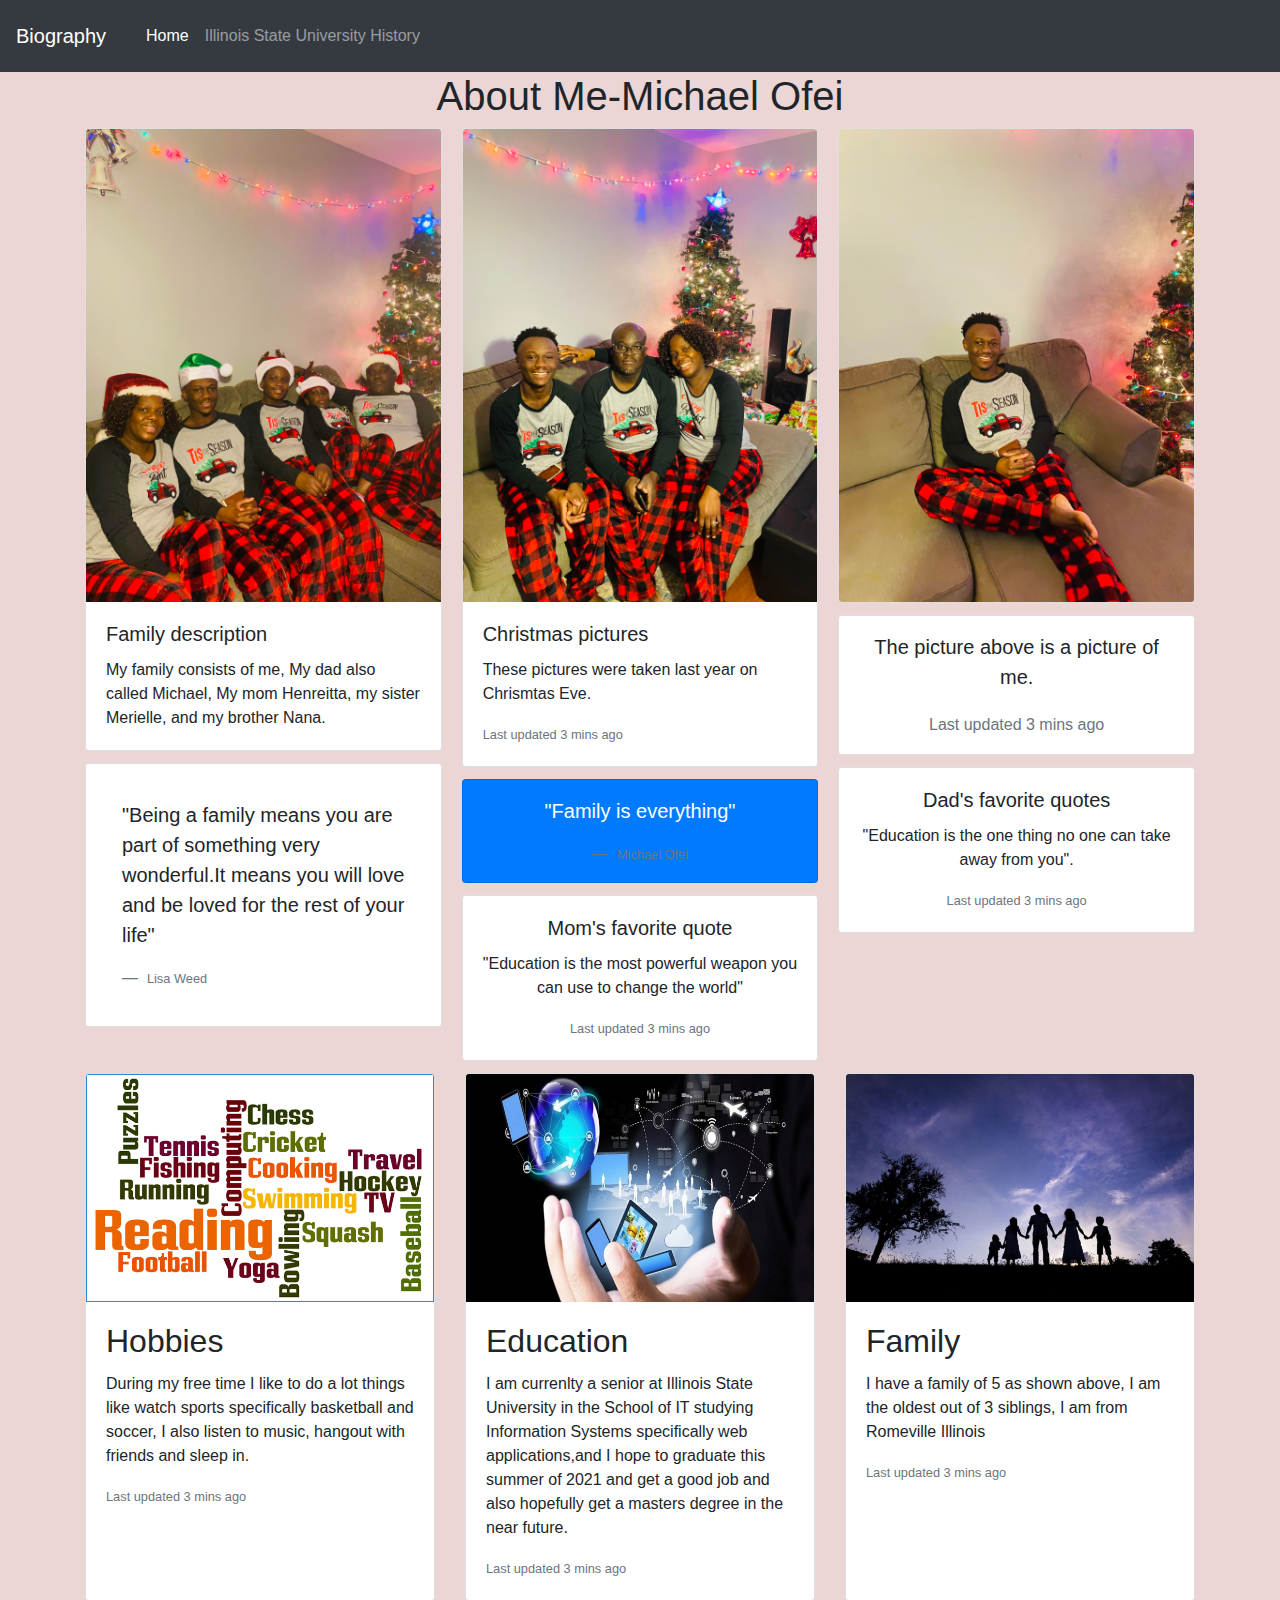
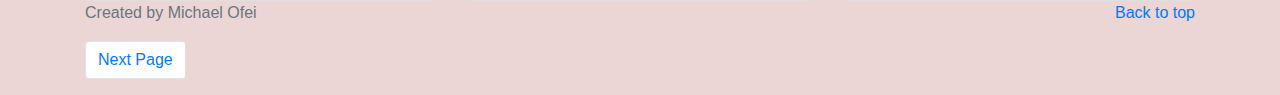
<file: index.html>
<!doctype html>
<html lang="en">
  <head>
    <title>Title</title>
    <!-- Required meta tags -->
    <meta charset="utf-8">
    <meta name="viewport" content="width=device-width, initial-scale=1, shrink-to-fit=no">

    <!-- Bootstrap CSS -->
    <link rel="stylesheet" href="https://stackpath.bootstrapcdn.com/bootstrap/4.3.1/css/bootstrap.min.css" integrity="sha384-ggOyR0iXCbMQv3Xipma34MD+dH/1fQ784/j6cY/iJTQUOhcWr7x9JvoRxT2MZw1T" crossorigin="anonymous">
    <link rel="stylesheet" href="css/assignment1.css">
  </head>
  <body>
      
    <!-- Optional JavaScript -->
    <!-- jQuery first, then Popper.js, then Bootstrap JS -->
    <script src="https://code.jquery.com/jquery-3.3.1.slim.min.js" integrity="sha384-q8i/X+965DzO0rT7abK41JStQIAqVgRVzpbzo5smXKp4YfRvH+8abtTE1Pi6jizo" crossorigin="anonymous"></script>
    <script src="https://cdnjs.cloudflare.com/ajax/libs/popper.js/1.14.7/umd/popper.min.js" integrity="sha384-UO2eT0CpHqdSJQ6hJty5KVphtPhzWj9WO1clHTMGa3JDZwrnQq4sF86dIHNDz0W1" crossorigin="anonymous"></script>
    <script src="https://stackpath.bootstrapcdn.com/bootstrap/4.3.1/js/bootstrap.min.js" integrity="sha384-JjSmVgyd0p3pXB1rRibZUAYoIIy6OrQ6VrjIEaFf/nJGzIxFDsf4x0xIM+B07jRM" crossorigin="anonymous"></script>
    <nav class="navbar navbar-expand-lg navbar-dark bg-dark">
        <a class="navbar-brand" href="#">Biography</a>
        <button class="navbar-toggler" type="button" data-toggle="collapse" data-target="#navbarSupportedContent" aria-controls="navbarSupportedContent" aria-expanded="false" aria-label="Toggle navigation">
          <span class="navbar-toggler-icon"></span>
        </button>
      
        <div class="collapse navbar-collapse navbar navbar-dark bg-dark" id="navbarSupportedContent">
          <ul class="navbar-nav mr-auto">
            <li class="nav-item active">
              <a class="nav-link" href="#">Home <span class="sr-only">(current)</span></a>
            </li>
            <li class="nav-item">
              <a class="nav-link" href="Page2.html">Illinois State University History</a>
            </li>
          </ul>
        </div>
      </nav>

  </body>
  <body>
    <div class="container">
      <h1 class="text-center">About Me-Michael Ofei</h1>
      <div class="card-columns">
        <div class="card">
          <img class="card-img-top" src="images/fam 1.jpg" alt="Card image cap">
          <div class="card-body">
            <h5 class="card-title">Family description</h5>
            <p class="card-text">My family consists of me, My dad also called Michael, My mom Henreitta, my sister Merielle, and my brother Nana.</p>
          </div>
        </div>
        <div class="card p-3">
          <blockquote class="blockquote mb-0 card-body">
            <p>"Being a family means you are part of something very wonderful.It means you will love and be loved for the rest of your life"</p>
            <footer class="blockquote-footer">
              <small class="text-muted">
                Lisa Weed <cite title="Source Title"></cite>
              </small>
            </footer>
          </blockquote>
        </div>
        <div class="card">
          <img class="card-img-top" src="images/fam2.jpg" alt="Card image cap">
          <div class="card-body">
            <h5 class="card-title">Christmas pictures </h5>
            <p class="card-text">These pictures were taken last year on Chrismtas Eve.</p>
            <p class="card-text"><small class="text-muted">Last updated 3 mins ago</small></p>
          </div>
        </div>
        <div class="card bg-primary text-white text-center p-3">
          <blockquote class="blockquote mb-0">
            <p>"Family is everything"</p>
            <footer class="blockquote-footer">
              <small>
               Michael Ofei <cite title="Source Title"></cite>
              </small>
            </footer>
          </blockquote>
        </div>
        <div class="card text-center">
          <div class="card-body">
            <h5 class="card-title">Mom's favorite quote</h5>
            <p class="card-text">"Education is the most powerful weapon you can use to change the world"</p>
            <p class="card-text"><small class="text-muted">Last updated 3 mins ago</small></p>
          </div>
        </div>
        <div class="card">
          <img class="card-img" src="images/fam3.jpg" alt="Card image">
        </div>
        <div class="card p-3 text-center">
          <blockquote class="blockquote mb-0">
            <p class="card-text">The picture above is a picture of me.</p>
            <p class="card-text"><small class="text-muted">Last updated 3 mins ago</small></p>
          </blockquote>
        </div>
        <div class="card text-center">
          <div class="card-body">
            <h5 class="card-title">Dad's favorite quotes</h5>
            <p class="card-text">"Education is the one thing no one can take away from you".</p>
            <p class="card-text"><small class="text-muted">Last updated 3 mins ago</small></p>
          </div>
        </div>
      </div>
      
      <div class="card-deck">
        <div class="card">
          <img class="card-img-top" src="images/hobby.png" alt="Card image cap">
          <div class="card-body">
            <h2 class="card-title">Hobbies</h2>
            <p class="card-text">During my free time I like to do a lot things like watch sports specifically basketball and soccer, I also listen to music, hangout with friends and sleep in. </p>
            <p class="card-text"><small class="text-muted">Last updated 3 mins ago</small></p>
          </div>
        </div>
        <div class="card d-none d-sm-block">
          <img class="card-img-top" src="images/IO.jpg" alt="Card image cap">
          <div class="card-body">
            <h2 class="card-title">Education</h2>
            <p class="card-text">I am currenlty a senior at Illinois State University in the School of IT studying Information Systems specifically web applications,and I hope to graduate this summer of 2021 and get a good job and also hopefully get a masters degree in the near future. </p>
            <p class="card-text"><small class="text-muted">Last updated 3 mins ago</small></p>
          </div>
        </div>
        <div class="card d-none d-sm-block">
          <img class="card-img-top" src="images/family.jpg" alt="Card image cap">
          <div class="card-body">
            <h2 class="card-title">Family</h2>
            <p class="card-text">I have a family of 5 as shown above, I am the oldest out of 3 siblings, I am from Romeville Illinois</p>
            <p class="card-text"><small class="text-muted">Last updated 3 mins ago</small></p>
          </div>
        </div>
      </div>
    </div>    
    <footer class="text-muted">
      <div class="container">
        <p class="float-right">
          <a href="#">Back to top</a>
        </p>
        <p>Created by Michael Ofei</p>
        <nav aria-label="Page navigation example">
          <p class="float-right">
          <ul class="pagination">
            <li class="page-item"><a class="page-link" href="Page2.html">Next Page</a></li>
    </footer>
  </div>
  </div>
  </body>
</html>
</file>
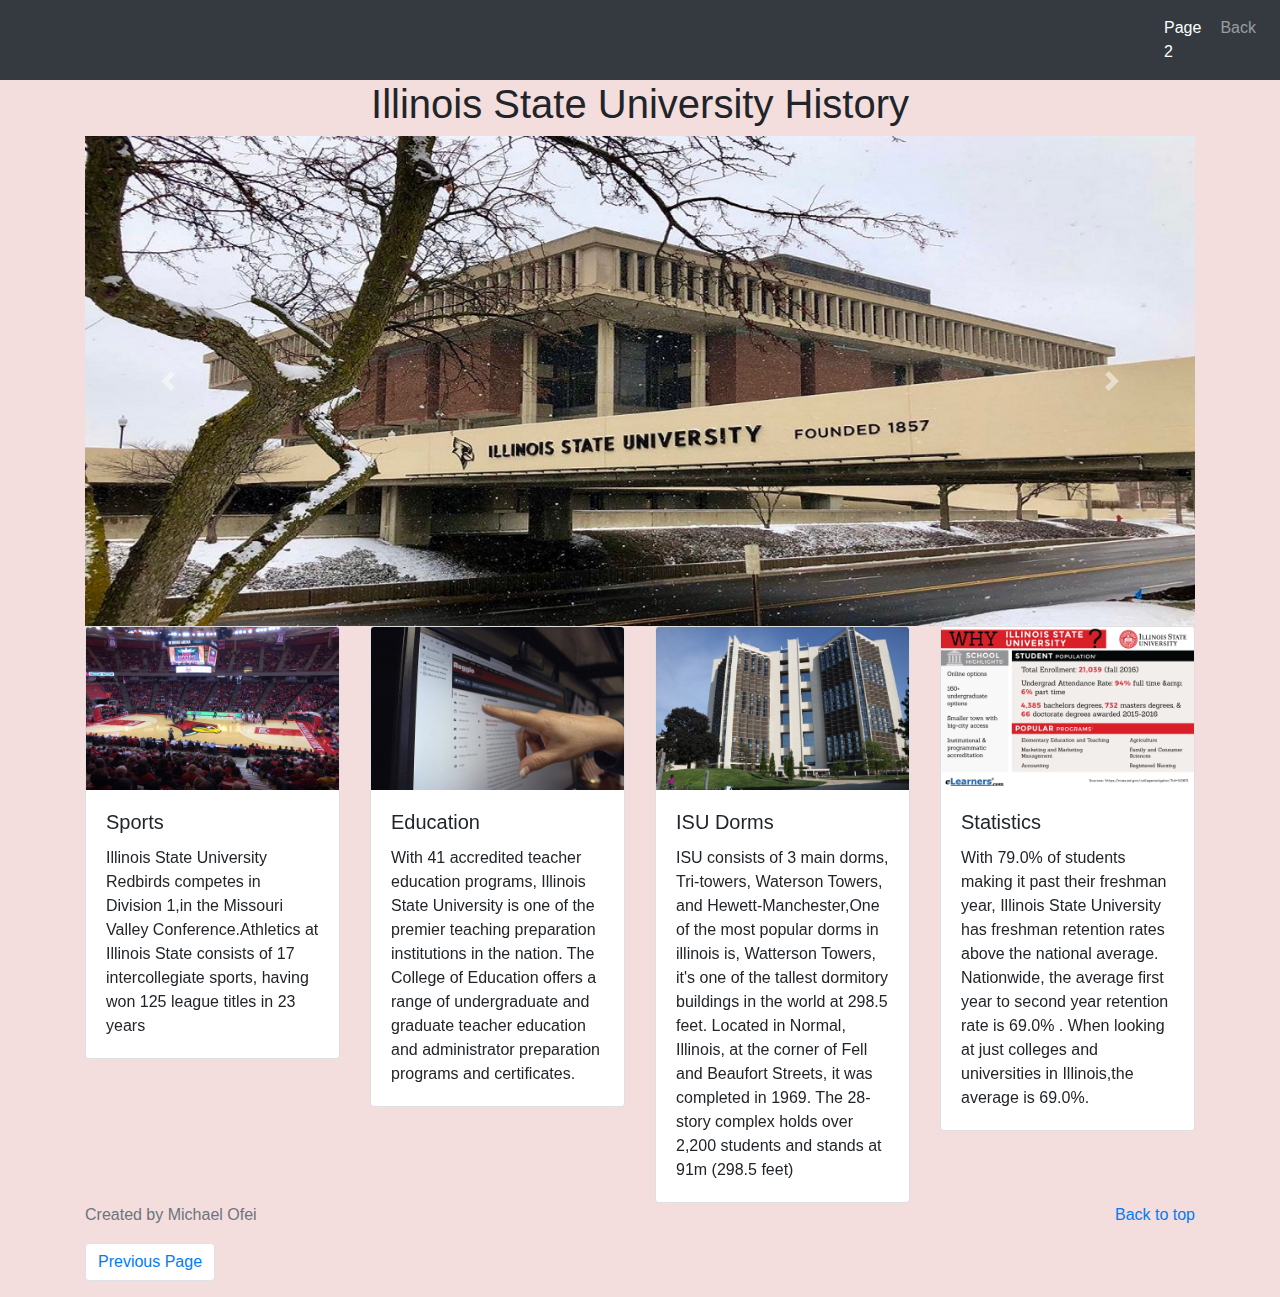
<file: Page2.html>
<!doctype html>
<html lang="en">
  <head>
    <title>Title</title>
    <!-- Required meta tags -->
    <meta charset="utf-8">
    <meta name="viewport" content="width=device-width, initial-scale=1, shrink-to-fit=no">

    <!-- Bootstrap CSS -->
    <link rel="stylesheet" href="https://stackpath.bootstrapcdn.com/bootstrap/4.3.1/css/bootstrap.min.css" integrity="sha384-ggOyR0iXCbMQv3Xipma34MD+dH/1fQ784/j6cY/iJTQUOhcWr7x9JvoRxT2MZw1T" crossorigin="anonymous">
    <link rel="stylesheet" href="css/page2.css">

    <title> Michael Ofei-About Me</title>
  </head>
  <body>
    <nav class="navbar navbar-expand-sm bg-dark navbar-dark">
        <div class="container"></div>
        <ul class="navbar-nav">
          <li class="nav-item active">
            <a class="nav-link" href="#">Page 2 </a>
          </li>
          <li class="nav-item">
            <a class="nav-link" href="index.html">Back</a>
          </li>
        </ul>
      </nav>
      <div id="stage">
          <div id="stage-caption">
              <h1 class= "text-center" >Illinois State University History </h1>
          </div>
      </div>
      <div class="container">
        <div id="carouselExampleControls" class="carousel slide" data-ride="carousel">
            <div class="carousel-inner">
              <div class="carousel-item active">
                <img class="d-block w-100" src="images/1122.jpg" alt="First slide">
              </div>
              <div class="carousel-item">
                <img class="d-block w-100" src="images/logo.jpg" alt="Second slide">
              </div>
              <div class="carousel-item">
                <img class="d-block w-100" src="images/house.jpg" alt="Third slide">
              </div>
            </div>
            <a class="carousel-control-prev" href="#carouselExampleControls" role="button" data-slide="prev">
              <span class="carousel-control-prev-icon" aria-hidden="true"></span>
              <span class="sr-only">Previous</span>
            </a>
            <a class="carousel-control-next" href="#carouselExampleControls" role="button" data-slide="next">
              <span class="carousel-control-next-icon" aria-hidden="true"></span>
              <span class="sr-only">Next</span>
            </a>
          </div>
          </div>
        </div>
        <div class="container">
            <div class="row row-cols-1 row-cols-md-2 g-4">
                <div class="col">
                  <div class="card d-none d-sm-block">
                    <img
                      src="images/sport.jpeg"
                      class="card-img-top"
                      alt="..."
                    />
                    <div class="card-body">
                      <h5 class="card-title">Sports</h5>
                      <p class="card-text">
                      Illinois State University Redbirds competes in Division 1,in the Missouri Valley Conference.Athletics at Illinois State consists of 17 intercollegiate sports, having won 125 league titles in 23 years
                      </p>
                    </div>
                  </div>
                </div>
                <div class="col">
                  <div class="card d-none d-sm-block">
                    <img
                      src="images/education.jpg" 
                      class="card-img-top"
                      alt="..."
                    />
                    <div class="card-body">
                      <h5 class="card-title">Education</h5>
                      <p class="card-text">
                        With 41 accredited teacher education programs, Illinois State University is one of the premier teaching preparation institutions in the nation. The College of Education offers a range of undergraduate and graduate teacher education and administrator preparation programs and certificates.
                      </p>
                    </div>
                  </div>
                </div>
                <div class="col">
                  <div class="card">
                    <img
                      src="images/dorm.jpg"
                      class="card-img-top"
                      alt="..."
                    />
                    <div class="card-body">
                      <h5 class="card-title">ISU Dorms</h5>
                      <p class="card-text">
                       ISU consists of 3 main dorms, Tri-towers, Waterson Towers, and Hewett-Manchester,One of the most popular dorms in illinois is, Watterson Towers, it's one of the tallest dormitory buildings in the world at 298.5 feet. Located in Normal, Illinois, at the corner of Fell and Beaufort Streets, it was completed in 1969. The 28-story complex holds over 2,200 students and stands at 91m (298.5 feet)
                      </p>
                    </div>
                  </div>
                </div>
                <div class="col">
                  <div class="card">
                    <img
                      src="images/pop.png"
                      class="card-img-top"
                      alt="..."
                    />
                    <div class="card-body">
                      <h5 class="card-title">Statistics</h5>
                      <p class="card-text">
                        With 79.0% of students making it past their freshman year, Illinois State University has freshman retention rates above the national average.
                        Nationwide, the average first year to second year retention rate is 69.0% . When looking at just colleges and universities in Illinois,the average is 69.0%.
                      </p>
                    </div>
                    </div> <!- end card -->
                  </div>
                </div>
              </div>
          <footer class="text-muted">
            <div class="container">
              <p class="float-right">
                <a href="#">Back to top</a>
              </p>
              <p>Created by Michael Ofei</p>
              <nav aria-label="Page navigation example">
                <p class="float-right">
                <ul class="pagination">
                  <li class="page-item"><a class="page-link" href="index.html">Previous Page</a></li>
          </footer>
    <!-- Optional JavaScript -->
    <!-- jQuery first, then Popper.js, then Bootstrap JS -->
    <script src="https://code.jquery.com/jquery-3.3.1.slim.min.js" integrity="sha384-q8i/X+965DzO0rT7abK41JStQIAqVgRVzpbzo5smXKp4YfRvH+8abtTE1Pi6jizo" crossorigin="anonymous"></script>
    <script src="https://cdnjs.cloudflare.com/ajax/libs/popper.js/1.14.7/umd/popper.min.js" integrity="sha384-UO2eT0CpHqdSJQ6hJty5KVphtPhzWj9WO1clHTMGa3JDZwrnQq4sF86dIHNDz0W1" crossorigin="anonymous"></script>
    <script src="https://stackpath.bootstrapcdn.com/bootstrap/4.3.1/js/bootstrap.min.js" integrity="sha384-JjSmVgyd0p3pXB1rRibZUAYoIIy6OrQ6VrjIEaFf/nJGzIxFDsf4x0xIM+B07jRM" crossorigin="anonymous"></script>
</html>
</file>
<file: css/assignment1.css>
@media only screen and (min-width:480px){
    body{
      background-color:rgb(235, 213, 213);
    }
  }
</file>
<file: css/page2.css>
@media only screen and (min-width:480px){
    body{
      background-color:rgba(240, 212, 212, 0.781);
    }
  }
</file>
